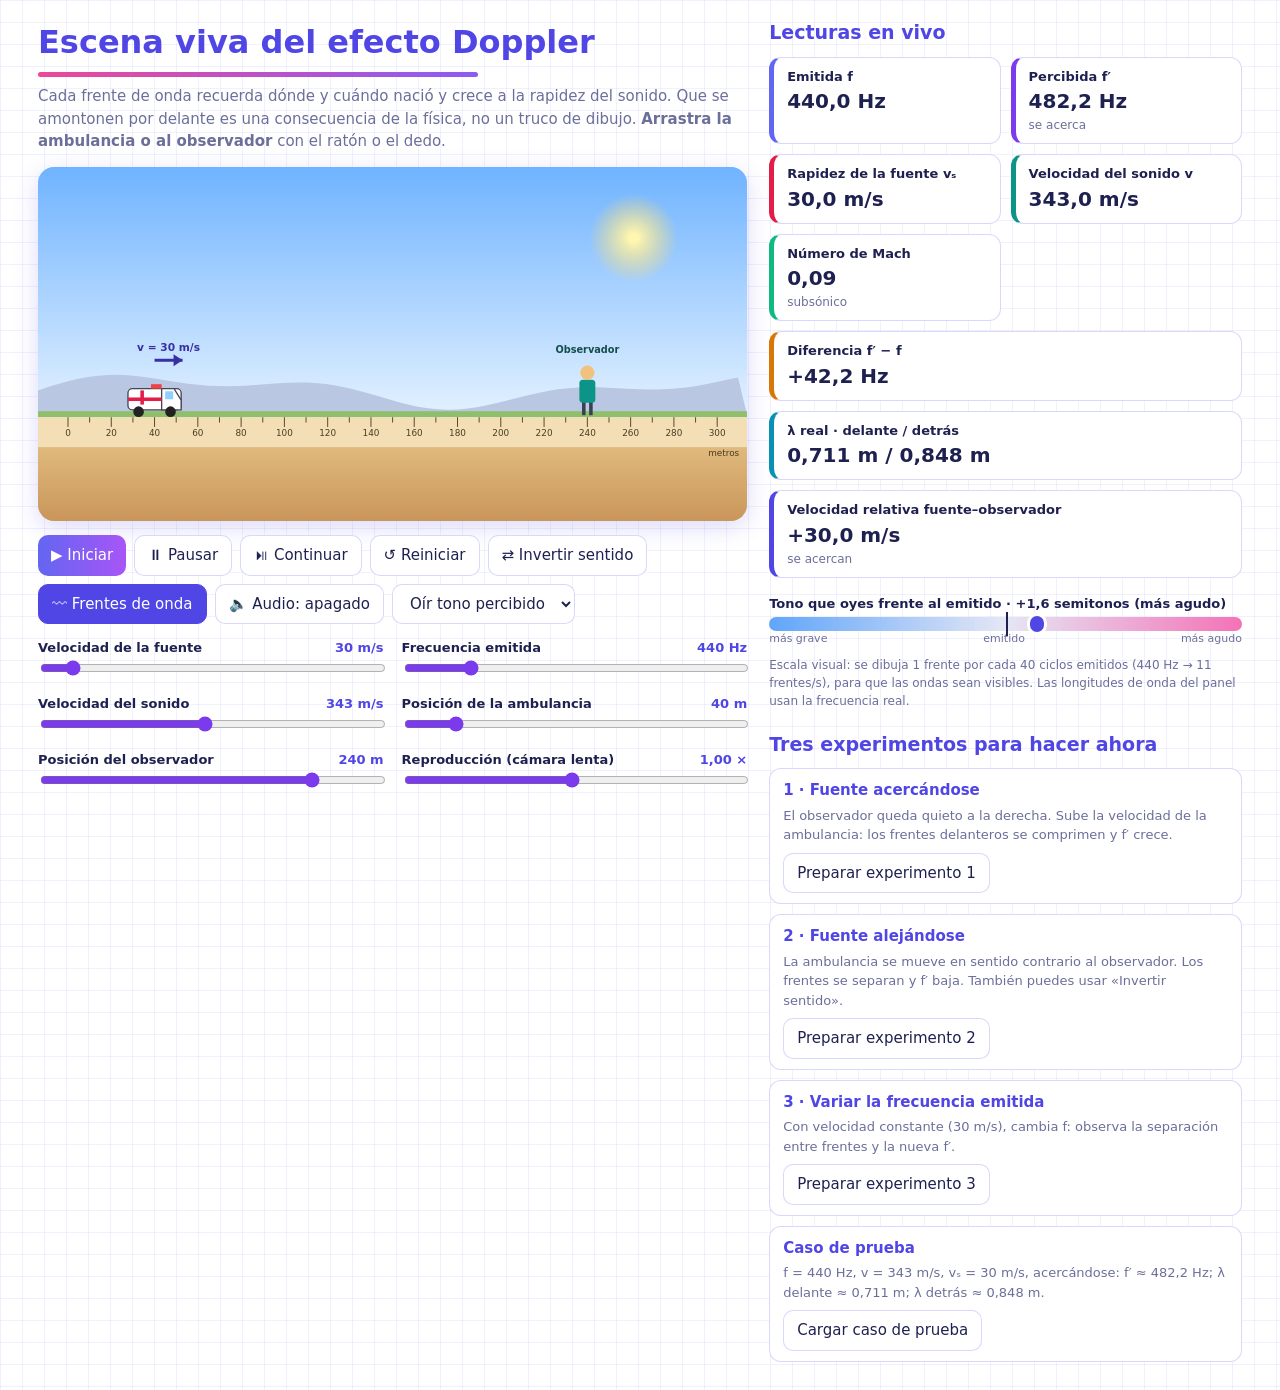
<file: Laboratorio virtual · Efecto Doppler.html>
<!DOCTYPE html>
<html lang="es">
<head>
<meta charset="utf-8">
<meta name="viewport" content="width=device-width, initial-scale=1, viewport-fit=cover">
<title>Laboratorio virtual · Efecto Doppler</title>
<style>
:root{--bg:#fff;--grid:rgba(99,102,241,.09);--ink:#1e2150;--mut:#6b6f9a;--card:#fff;--line:rgba(99,102,241,.25);--acc:#4f46e5;--pink:#ec4899;
box-sizing:border-box;padding-top:env(safe-area-inset-top,0px);padding-bottom:env(safe-area-inset-bottom,0px)}
@media (prefers-color-scheme:dark){:root:not([data-theme="light"]){--bg:#12132a;--grid:rgba(165,170,255,.08);--ink:#e8e9ff;--mut:#9ea3d6;--card:#1b1d3d;--line:rgba(165,170,255,.3);--acc:#8b8cff}}
:root[data-theme="dark"]{--bg:#12132a;--grid:rgba(165,170,255,.08);--ink:#e8e9ff;--mut:#9ea3d6;--card:#1b1d3d;--line:rgba(165,170,255,.3);--acc:#8b8cff}
*{box-sizing:border-box}
html{scroll-padding-top:env(safe-area-inset-top,0px)}
body{margin:0;background:var(--bg);color:var(--ink);font:15px/1.5 system-ui,-apple-system,"Segoe UI",Roboto,sans-serif;
background-image:linear-gradient(var(--grid) 1px,transparent 1px),linear-gradient(90deg,var(--grid) 1px,transparent 1px);background-size:22px 22px}
.wrap{max-width:1240px;margin:0 auto;padding:18px;display:grid;grid-template-columns:minmax(0,1.5fr) minmax(0,1fr);gap:22px}
@media(max-width:900px){.wrap{grid-template-columns:1fr}}
h1{margin:0 0 4px;font-size:clamp(22px,3.4vw,32px);color:var(--acc)}
h1::after{content:"";display:block;height:5px;width:62%;margin-top:6px;border-radius:4px;background:linear-gradient(90deg,#ec4899,#8b5cf6)}
h2{font-size:19px;margin:0 0 10px;color:var(--acc)}
p.lead{color:var(--mut);margin:8px 0 14px}
canvas{display:block;width:100%;aspect-ratio:16/8;border-radius:16px;box-shadow:0 6px 24px rgba(79,70,229,.2);touch-action:none;cursor:grab;background:#cfe6ff}
@media(max-width:600px){canvas{aspect-ratio:4/3}}
.btns{display:flex;flex-wrap:wrap;gap:8px;margin:14px 0}
button,select{font:inherit;border:1px solid var(--line);background:var(--card);color:var(--ink);padding:8px 13px;border-radius:10px;cursor:pointer}
button:hover{border-color:var(--acc)}
button.pri{background:linear-gradient(90deg,#6366f1,#a855f7);color:#fff;border:0}
button.on{background:var(--acc);color:#fff;border-color:var(--acc)}
.ctls{display:grid;grid-template-columns:repeat(auto-fit,minmax(230px,1fr));gap:12px 18px}
.ctl label{display:flex;justify-content:space-between;font-weight:600;font-size:13px}
.ctl output{color:var(--acc)}
input[type=range]{width:100%;accent-color:#7c3aed}
.cards{display:grid;grid-template-columns:1fr 1fr;gap:10px}
.card{background:var(--card);border:1px solid var(--line);border-left:5px solid var(--c,#6366f1);border-radius:12px;padding:9px 13px}
.card.w{grid-column:1/-1}
.card b{display:block;font-size:13px}
.card span{font-size:20px;font-weight:700}
.card small{display:block;color:var(--mut);font-size:12px}
.tone{margin:16px 0 4px;font-weight:600;font-size:13px}
.bar{position:relative;height:14px;border-radius:9px;background:linear-gradient(90deg,#60a5fa,#e5e7f5 50%,#f472b6)}
.bar i{position:absolute;top:-4px;width:20px;height:22px;border-radius:10px;background:#4f46e5;border:3px solid #fff;transform:translateX(-50%);left:50%;transition:left .1s}
.bar u{position:absolute;left:50%;top:-5px;height:24px;border-left:2px solid var(--ink)}
.lbl{display:flex;justify-content:space-between;font-size:11px;color:var(--mut)}
.exp{background:var(--card);border:1px solid var(--line);border-radius:12px;padding:10px 13px;margin-bottom:10px}
.exp b{color:var(--acc)}.exp p{margin:4px 0 8px;font-size:13px;color:var(--mut)}
.note{font-size:12px;color:var(--mut);margin-top:8px}
</style>
</head>
<body>
<div class="wrap">
<main>
  <h1>Escena viva del efecto Doppler</h1>
  <p class="lead">Cada frente de onda recuerda dónde y cuándo nació y crece a la rapidez del sonido. Que se amontonen por delante es una consecuencia de la física, no un truco de dibujo. <b>Arrastra la ambulancia o al observador</b> con el ratón o el dedo.</p>
  <canvas id="cv"></canvas>
  <div class="btns">
    <button class="pri" id="bStart">▶ Iniciar</button>
    <button id="bPause">⏸ Pausar</button>
    <button id="bCont">⏯ Continuar</button>
    <button id="bReset">↺ Reiniciar</button>
    <button id="bDir">⇄ Invertir sentido</button>
    <button id="bWaves" class="on">〰 Frentes de onda</button>
    <button id="bAudio">🔈 Audio: apagado</button>
    <select id="aMode" aria-label="Qué tono escuchar"><option value="p">Oír tono percibido</option><option value="e">Oír tono emitido</option></select>
  </div>
  <div class="ctls" id="ctls"></div>
</main>
<aside>
  <h2>Lecturas en vivo</h2>
  <div class="cards" id="cards"></div>
  <div class="tone" id="toneTxt">Tono percibido frente al emitido</div>
  <div class="bar"><u></u><i id="mark"></i></div>
  <div class="lbl"><span>más grave</span><span>emitido</span><span>más agudo</span></div>
  <p class="note">Escala visual: se dibuja 1 frente por cada 40 ciclos emitidos (440 Hz → 11 frentes/s), para que las ondas sean visibles. Las longitudes de onda del panel usan la frecuencia real.</p>
  <h2 style="margin-top:20px">Tres experimentos para hacer ahora</h2>
  <div class="exp"><b>1 · Fuente acercándose</b><p>El observador queda quieto a la derecha. Sube la velocidad de la ambulancia: los frentes delanteros se comprimen y f′ crece.</p><button data-exp="1">Preparar experimento 1</button></div>
  <div class="exp"><b>2 · Fuente alejándose</b><p>La ambulancia se mueve en sentido contrario al observador. Los frentes se separan y f′ baja. También puedes usar «Invertir sentido».</p><button data-exp="2">Preparar experimento 2</button></div>
  <div class="exp"><b>3 · Variar la frecuencia emitida</b><p>Con velocidad constante (30 m/s), cambia f: observa la separación entre frentes y la nueva f′.</p><button data-exp="3">Preparar experimento 3</button></div>
  <div class="exp"><b>Caso de prueba</b><p>f = 440 Hz, v = 343 m/s, vₛ = 30 m/s, acercándose: f′ ≈ 482,2 Hz; λ delante ≈ 0,711 m; λ detrás ≈ 0,848 m.</p><button data-exp="0">Cargar caso de prueba</button></div>
</aside>
</div>
<script>
/* ===== ESTADO ===== */
const S={vs:30,f:440,v:343,speed:1,dir:1,srcX:40,startX:40,obsX:240,state:'idle',waves:[],t:0,acc:0,showWaves:true};
const WORLD=300;               // la escena representa 0–300 m
const VIS=40;                  // ciclos reales por cada frente dibujado
const $=s=>document.querySelector(s);
const fmt=(n,d=1)=>n.toFixed(d).replace('.',',');

/* ===== FÍSICA (ecuaciones del enunciado) ===== */
function physics(){
  const {f,v,vs,dir,srcX,obsX}=S;
  const approaching=(obsX-srcX)*dir>0;                 // ¿la fuente se dirige hacia el observador?
  const fp=approaching?(v-vs>0?f*v/(v-vs):null):f*v/(v+vs);  // f′ (null si Mach ≥ 1 acercándose)
  return {approaching,fp,mach:vs/v,
    lamF:v-vs>0?(v-vs)/f:null,   // λ delante = (v − vs)/f
    lamB:(v+vs)/f,               // λ detrás  = (v + vs)/f
    rel:approaching?vs:-vs};
}

/* ===== CONTROLES ===== */
const defs=[
 ['vs','Velocidad de la fuente','m/s',0,400,1],['f','Frecuencia emitida','Hz',100,2000,1],
 ['v','Velocidad del sonido','m/s',200,500,1],['srcX','Posición de la ambulancia','m',0,300,1],
 ['obsX','Posición del observador','m',0,300,1],['speed','Reproducción (cámara lenta)','×',0.05,2,0.05]];
const sl={};
defs.forEach(([k,lab,u,min,max,step])=>{
  const d=document.createElement('div');d.className='ctl';
  d.innerHTML=`<label>${lab}<output></output></label><input type="range" min="${min}" max="${max}" step="${step}">`;
  $('#ctls').appendChild(d);
  const inp=d.querySelector('input'),out=d.querySelector('output');
  sl[k]={inp,out,u};
  inp.oninput=()=>{S[k]=+inp.value;if(k==='srcX'){S.startX=S.srcX;S.waves=[];}};
});
function syncSliders(){for(const k in sl){const s=sl[k];if(document.activeElement!==s.inp)s.inp.value=S[k];
  s.out.textContent=(k==='speed'?fmt(S[k],2):Math.round(S[k]))+' '+s.u;}}

/* ===== BOTONES ===== */
$('#bStart').onclick=()=>{if(S.state==='idle')S.startX=S.srcX;S.state='run'};
$('#bPause').onclick=()=>{if(S.state==='run')S.state='pause'};
$('#bCont').onclick=()=>{if(S.state==='pause')S.state='run'};
$('#bReset').onclick=()=>{S.srcX=S.startX;S.waves=[];S.t=0;S.acc=0;S.state='idle'};
$('#bDir').onclick=()=>{S.dir*=-1;S.waves=[]};
$('#bWaves').onclick=e=>{S.showWaves=!S.showWaves;e.currentTarget.classList.toggle('on',S.showWaves)};
document.querySelectorAll('[data-exp]').forEach(b=>b.onclick=()=>{
  const n=+b.dataset.exp;S.waves=[];S.t=0;S.acc=0;S.showWaves=true;$('#bWaves').classList.add('on');
  S.obsX=240;S.srcX=S.startX=40;S.dir=1;S.f=440;S.v=343;S.vs=30;
  if(n===2){S.obsX=40;S.srcX=S.startX=120;}          // se aleja del observador
  S.state='run';
});

/* ===== AUDIO (Web Audio API) ===== */
let ac,osc,gain,audioOn=false;
$('#bAudio').onclick=()=>{
  if(!ac){ac=new (window.AudioContext||window.webkitAudioContext)();osc=ac.createOscillator();gain=ac.createGain();
    gain.gain.value=0;osc.connect(gain).connect(ac.destination);osc.start();}
  audioOn=!audioOn;ac.resume();gain.gain.setTargetAtTime(audioOn?0.06:0,ac.currentTime,0.05);
  $('#bAudio').textContent=audioOn?'🔊 Audio: encendido':'🔈 Audio: apagado';$('#bAudio').classList.toggle('on',audioOn);
};
function audioTick(fp){if(!audioOn)return;const f=$('#aMode').value==='e'?S.f:fp;
  if(f)osc.frequency.setTargetAtTime(Math.min(f,8000),ac.currentTime,0.03);}

/* ===== LIENZO ===== */
const cv=$('#cv'),ctx=cv.getContext('2d');let W=0,H=0;
function resize(){const r=cv.getBoundingClientRect(),d=devicePixelRatio||1;W=r.width;H=r.height;
  cv.width=W*d;cv.height=H*d;ctx.setTransform(d,0,0,d,0,0);}
addEventListener('resize',resize);resize();
const M=30,sc=()=>(W-2*M)/WORLD,toX=m=>M+m*sc(),gY=()=>H*0.7,K=()=>Math.max(.6,Math.min(1.2,W/800));

/* Arrastre con ratón o dedo (pointer events) */
let drag=null;
function pos(e){const r=cv.getBoundingClientRect();return[e.clientX-r.left,e.clientY-r.top]}
cv.onpointerdown=e=>{const[x,y]=pos(e);const da=Math.abs(x-toX(S.srcX)),dobs=Math.abs(x-toX(S.obsX));
  if(Math.min(da,dobs)>50*K())return;drag=da<=dobs?'srcX':'obsX';cv.setPointerCapture(e.pointerId);cv.style.cursor='grabbing';};
cv.onpointermove=e=>{if(!drag)return;const m=Math.max(0,Math.min(WORLD,(pos(e)[0]-M)/sc()));S[drag]=m;
  if(drag==='srcX'){S.startX=m;S.waves=[];}};
cv.onpointerup=cv.onpointercancel=()=>{drag=null;cv.style.cursor='grab'};

/* ===== DIBUJO ===== */
function drawScene(){
  const gy=gY(),k=K(),s=sc();
  let g=ctx.createLinearGradient(0,0,0,gy);g.addColorStop(0,'#6fb3ff');g.addColorStop(1,'#e3f1ff');ctx.fillStyle=g;ctx.fillRect(0,0,W,H);
  g=ctx.createRadialGradient(W*.84,H*.2,4,W*.84,H*.2,50*k);g.addColorStop(0,'#fff6b0');g.addColorStop(1,'rgba(255,220,100,0)');
  ctx.fillStyle=g;ctx.fillRect(W*.84-60*k,H*.2-60*k,120*k,120*k);
  ctx.fillStyle='#b9c7e2';ctx.beginPath();ctx.moveTo(0,gy);   // colinas
  for(let x=0;x<=W;x+=10)ctx.lineTo(x,gy-28*k-14*k*Math.sin(x/90)-8*k*Math.sin(x/37));
  ctx.lineTo(W,gy);ctx.fill();
  ctx.fillStyle='#8fbf6a';ctx.fillRect(0,gy-4,W,6);
  ctx.fillStyle='#f3deb5';ctx.fillRect(0,gy+2,W,34*k);           // regla
  g=ctx.createLinearGradient(0,gy+36*k,0,H);g.addColorStop(0,'#e0b97c');g.addColorStop(1,'#c9965a');ctx.fillStyle=g;ctx.fillRect(0,gy+36*k,W,H);
  ctx.strokeStyle='#5b4a2e';ctx.fillStyle='#4a3b22';ctx.font=`${10*k}px system-ui`;ctx.textAlign='center';ctx.lineWidth=1;
  for(let m=0;m<=WORLD;m+=10){const x=toX(m),l=m%20?6*k:11*k;ctx.beginPath();ctx.moveTo(x,gy+2);ctx.lineTo(x,gy+2+l);ctx.stroke();
    if(m%20===0)ctx.fillText(m,x,gy+24*k);}
  ctx.textAlign='right';ctx.fillText('metros',W-8,gy+46*k);
}
function drawWaves(){
  if(!S.showWaves)return;const s=sc(),cy=gY()-26*K();ctx.lineWidth=2.5;
  for(const w of S.waves){const r=(S.t-w.t0)*S.v;       // radio = v · (t − t_emisión)
    ctx.strokeStyle=`hsla(${215+r*0.12},85%,55%,${Math.max(0,1-r/700)})`;
    ctx.beginPath();ctx.arc(toX(w.x),cy,r*s,Math.PI,2*Math.PI);ctx.stroke();}
}
function drawAmbulance(){
  const k=K(),x=toX(S.srcX),y=gY();ctx.save();ctx.translate(x,y);ctx.scale(S.dir*k,k);
  ctx.fillStyle='#fff';ctx.strokeStyle='#445';ctx.lineWidth=1.5;
  ctx.beginPath();ctx.roundRect(-30,-30,60,24,5);ctx.fill();ctx.stroke();
  ctx.beginPath();ctx.moveTo(8,-30);ctx.lineTo(22,-30);ctx.lineTo(30,-17);ctx.lineTo(30,-6);ctx.lineTo(8,-6);ctx.closePath();ctx.fillStyle='#fff';ctx.fill();ctx.stroke();
  ctx.fillStyle='#8fd0ff';ctx.fillRect(12,-27,9,9);
  ctx.fillStyle='#e11d48';ctx.fillRect(-30,-20,38,4);ctx.fillRect(-16,-28,4,16);ctx.fillRect(-22,-22,16,0);
  ctx.fillStyle=Math.floor(performance.now()/250)%2?'#ef4444':'#3b82f6';ctx.fillRect(-4,-35,12,5);
  ctx.fillStyle='#222';[-18,18].forEach(wx=>{ctx.beginPath();ctx.arc(wx,-4,6,0,7);ctx.fill();});
  ctx.restore();
  if(S.vs>0){                                          // flecha de velocidad
    const L=Math.min(120*k,20+S.vs*0.3*k),ax=x,ay=y-62*k,e=ax+S.dir*L;
    ctx.strokeStyle=ctx.fillStyle='#3730a3';ctx.lineWidth=3;ctx.beginPath();ctx.moveTo(ax,ay);ctx.lineTo(e,ay);ctx.stroke();
    ctx.beginPath();ctx.moveTo(e,ay);ctx.lineTo(e-S.dir*9,ay-6);ctx.lineTo(e-S.dir*9,ay+6);ctx.fill();
    ctx.font=`bold ${12*k}px system-ui`;ctx.textAlign='center';ctx.fillText(`v = ${S.vs} m/s`,(ax+e)/2,ay-9);}
}
function drawObserver(){
  const k=K(),x=toX(S.obsX),y=gY();ctx.save();ctx.translate(x,y);ctx.scale(k,k);
  ctx.fillStyle='#374151';ctx.fillRect(-6,-16,4,16);ctx.fillRect(2,-16,4,16);
  ctx.fillStyle='#0d9488';ctx.beginPath();ctx.roundRect(-9,-40,18,26,4);ctx.fill();
  ctx.fillStyle='#f1c27d';ctx.beginPath();ctx.arc(0,-48,8,0,7);ctx.fill();ctx.restore();
  ctx.fillStyle='#134e4a';ctx.font=`bold ${11*k}px system-ui`;ctx.textAlign='center';ctx.fillText('Observador',x,y-70*k);
}

/* ===== PANEL DE RESULTADOS ===== */
const cardDefs=[['f','Emitida f','#6366f1'],['fp','Percibida f′','#7c3aed'],['vs','Rapidez de la fuente vₛ','#e11d48'],
 ['v','Velocidad del sonido v','#0d9488'],['mach','Número de Mach','#10b981'],['diff','Diferencia f′ − f','#d97706','w'],
 ['lam','λ real · delante / detrás','#0891b2','w'],['rel','Velocidad relativa fuente–observador','#4f46e5','w']];
cardDefs.forEach(([id,t,c,w])=>{const d=document.createElement('div');d.className='card '+(w||'');d.style.setProperty('--c',c);
  d.innerHTML=`<b>${t}</b><span id="c_${id}"></span><small id="s_${id}"></small>`;$('#cards').appendChild(d);});
const set=(id,v,sub='')=>{$('#c_'+id).textContent=v;$('#s_'+id).textContent=sub};
function updatePanel(p){
  const sup=p.fp===null;
  set('f',fmt(S.f)+' Hz');set('fp',sup?'—':fmt(p.fp)+' Hz',sup?'Mach ≥ 1: onda de choque':p.approaching?'se acerca':'se aleja');
  set('vs',fmt(S.vs)+' m/s');set('v',fmt(S.v)+' m/s');
  set('mach',fmt(p.mach,2),p.mach>=1?'supersónico':'subsónico');
  set('diff',sup?'—':(p.fp-S.f>=0?'+':'')+fmt(p.fp-S.f)+' Hz');
  set('lam',(p.lamF===null?'—':fmt(p.lamF,3))+' m / '+fmt(p.lamB,3)+' m');
  set('rel',(p.rel>=0?'+':'')+fmt(p.rel)+' m/s',p.rel>=0?'se acercan':'se alejan');
  const mark=$('#mark');
  if(sup){$('#toneTxt').textContent='Sin tono estable: la fuente alcanza o supera la velocidad del sonido';mark.style.left='100%';return;}
  const st=12*Math.log2(p.fp/S.f);
  mark.style.left=(50+Math.max(-1,Math.min(1,st/12))*50)+'%';
  $('#toneTxt').textContent=`Tono que oyes frente al emitido · ${st>=0?'+':''}${fmt(st)} semitonos (${Math.abs(st)<.05?'igual':st>0?'más agudo':'más grave'})`;
}

/* ===== BUCLE PRINCIPAL ===== */
let last=performance.now();
function frame(now){
  const dt=Math.min(.05,(now-last)/1000)*S.speed;last=now;
  if(S.state==='run'){
    S.t+=dt;S.srcX+=S.dir*S.vs*dt;
    if(S.srcX>WORLD+30){S.srcX=-30;S.waves=[]}else if(S.srcX<-30){S.srcX=WORLD+30;S.waves=[]}
    const rate=S.f/VIS;S.acc+=dt*rate;
    for(let i=0;S.acc>=1&&i<300;i++){S.acc-=1;           // emisión: cada frente guarda su centro y su instante
      const ago=S.acc/rate;S.waves.push({x:S.srcX-S.dir*S.vs*ago,t0:S.t-ago});}
    S.waves=S.waves.filter(w=>(S.t-w.t0)*S.v<900);
  }
  const p=physics();
  drawScene();drawWaves();drawAmbulance();drawObserver();
  updatePanel(p);syncSliders();audioTick(p.fp);
  requestAnimationFrame(frame);
}
requestAnimationFrame(frame);
</script>
</body>
</html>
</file>
